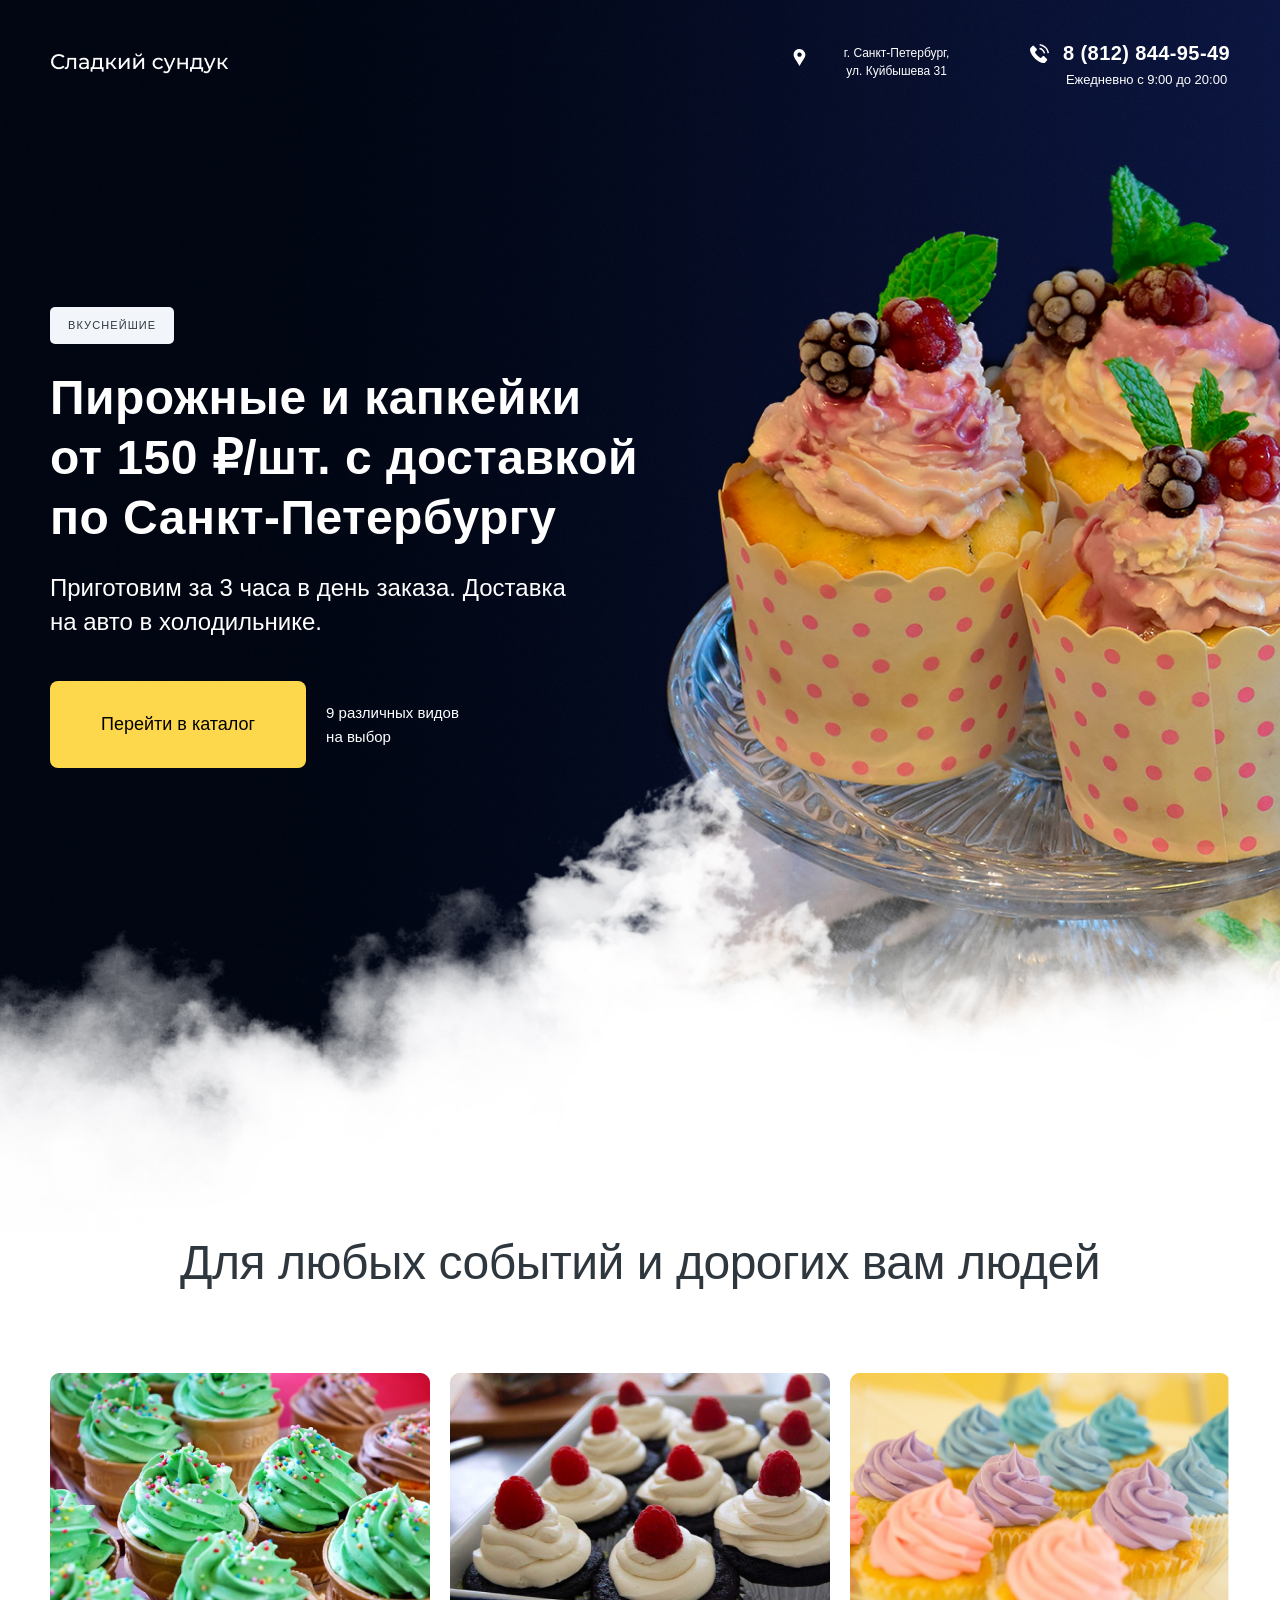
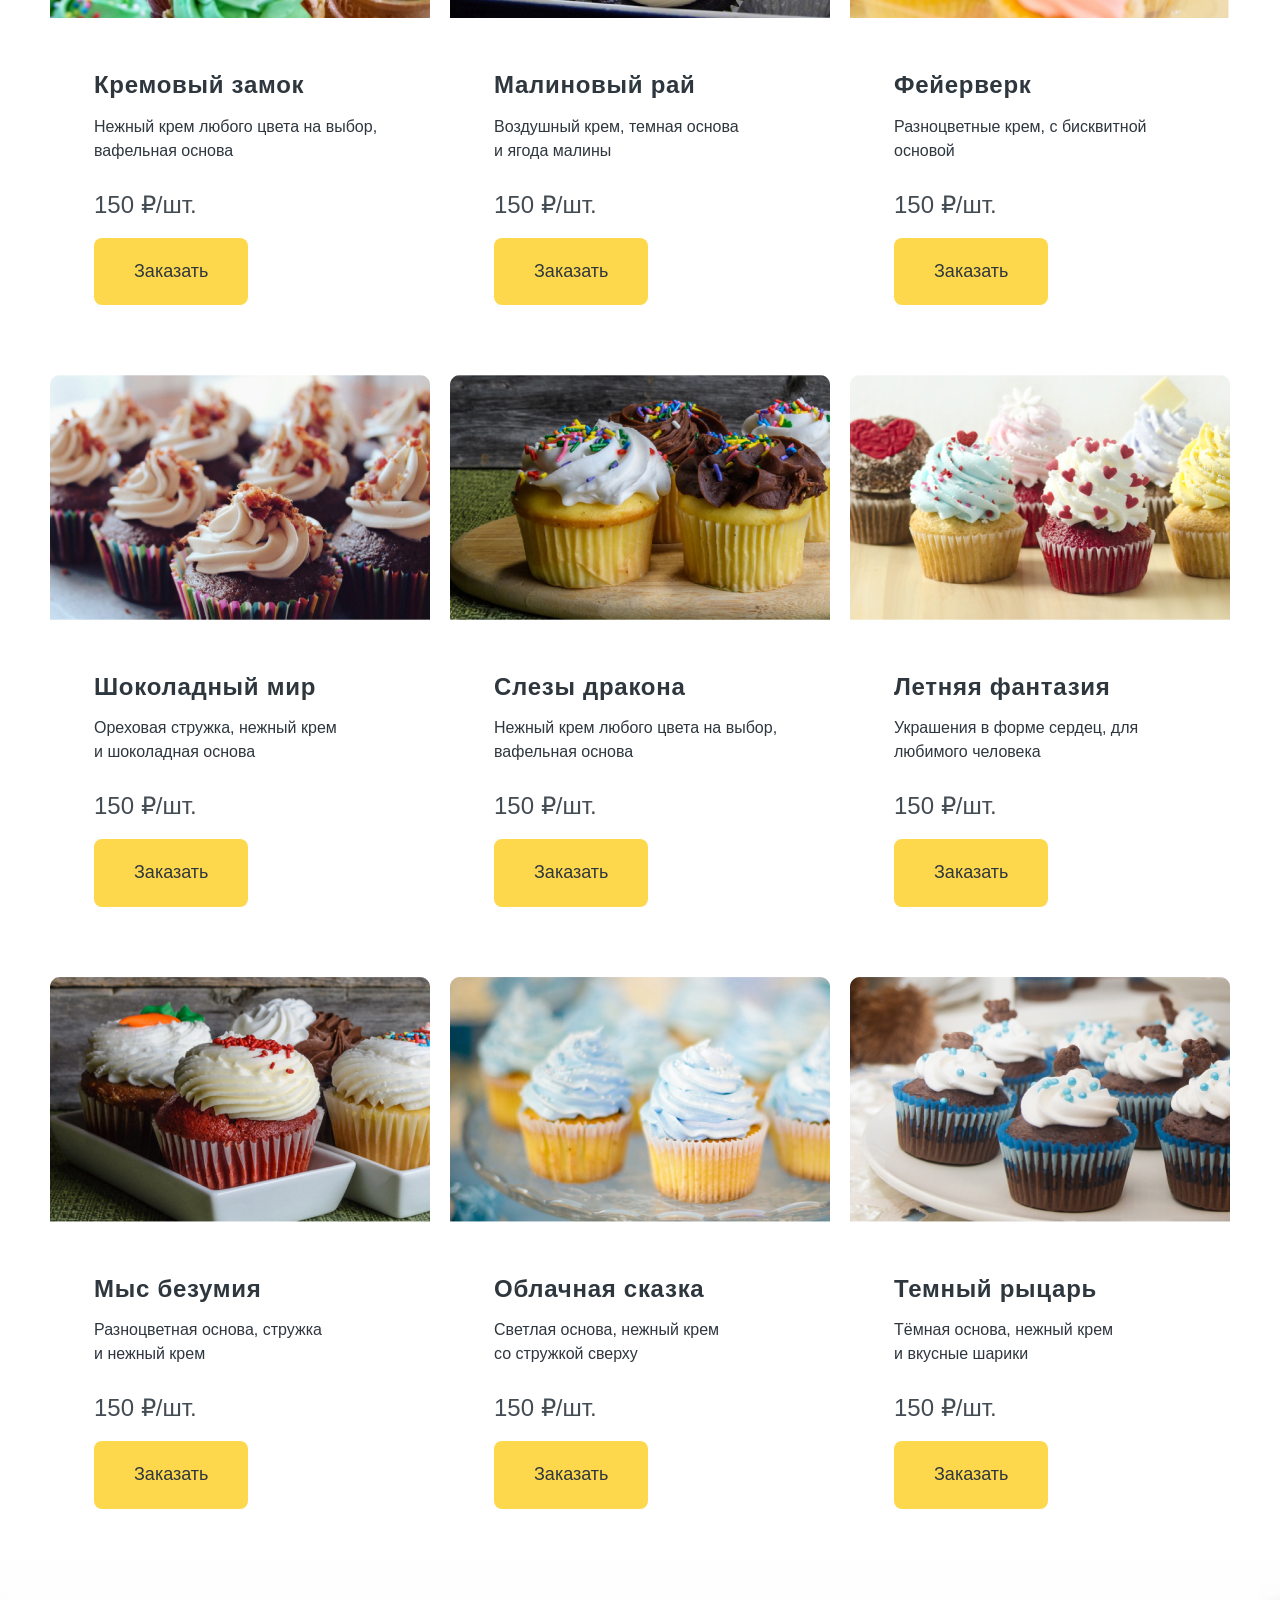
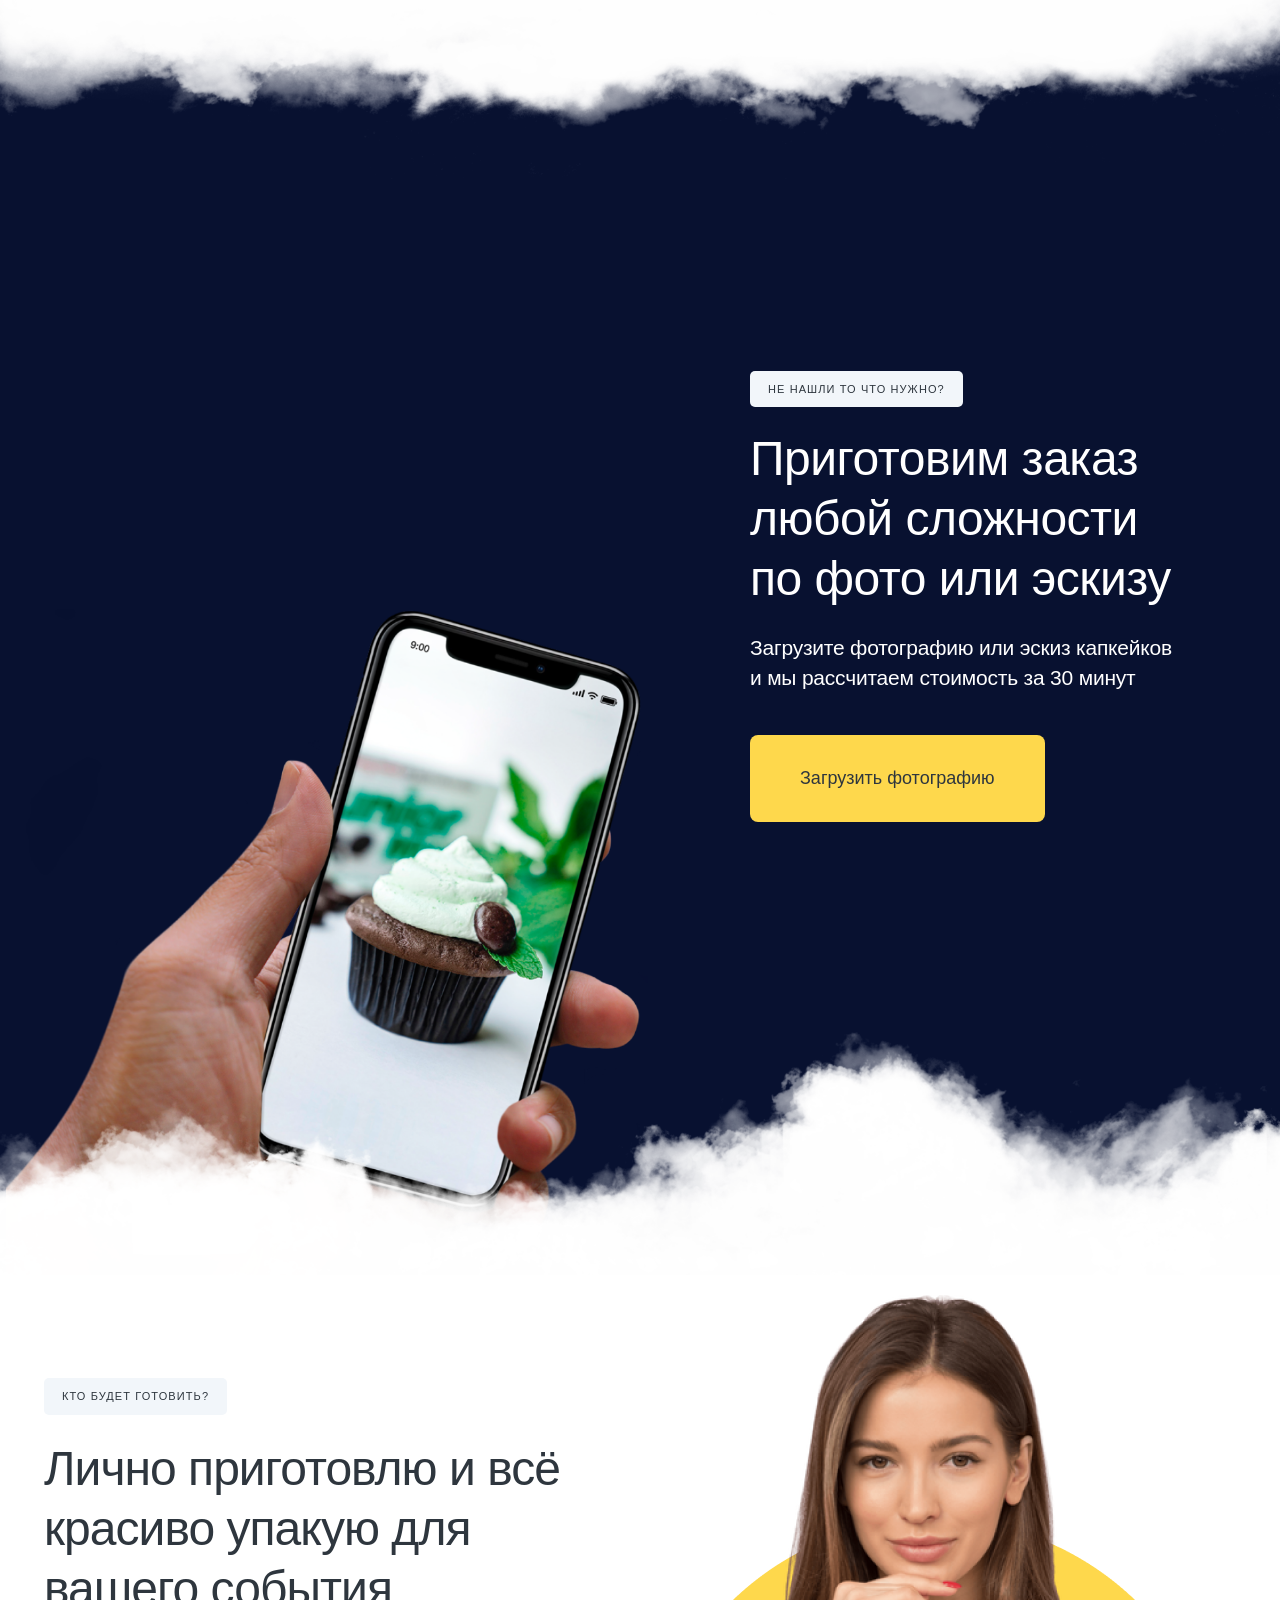
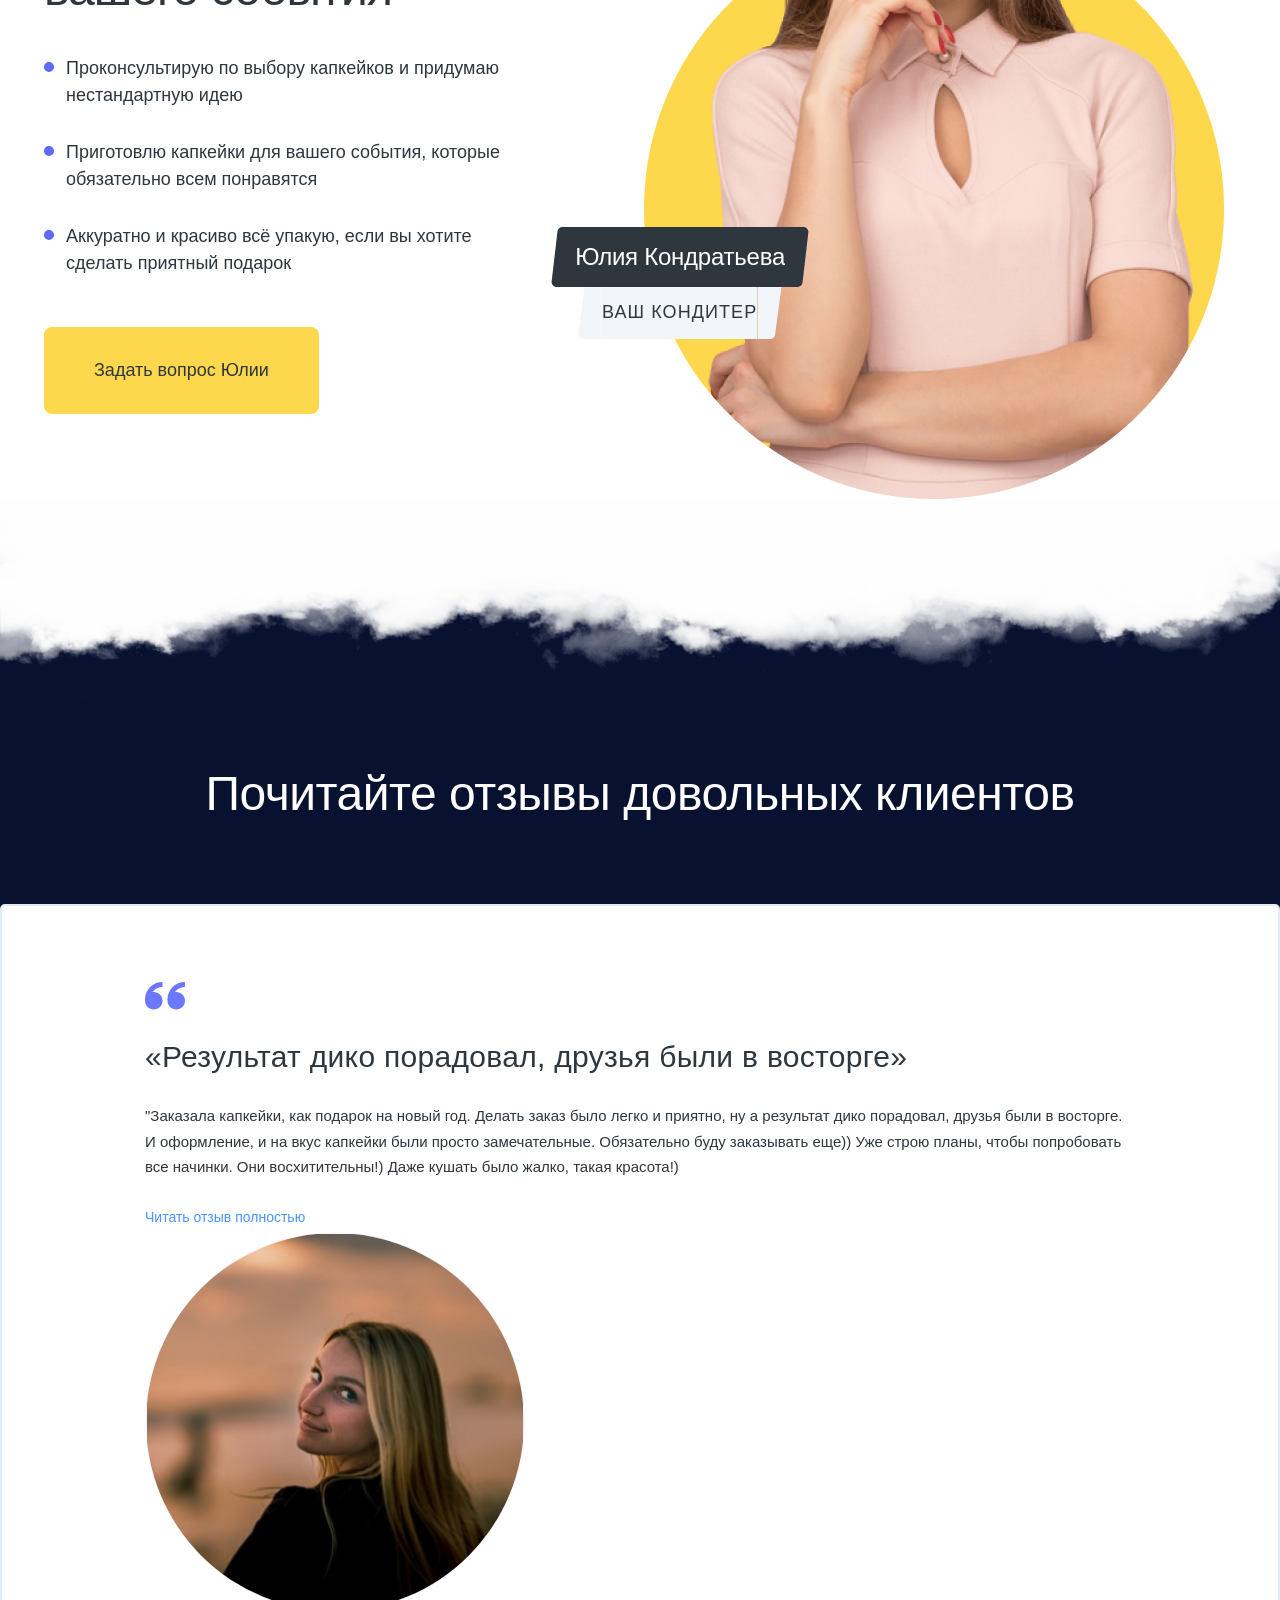
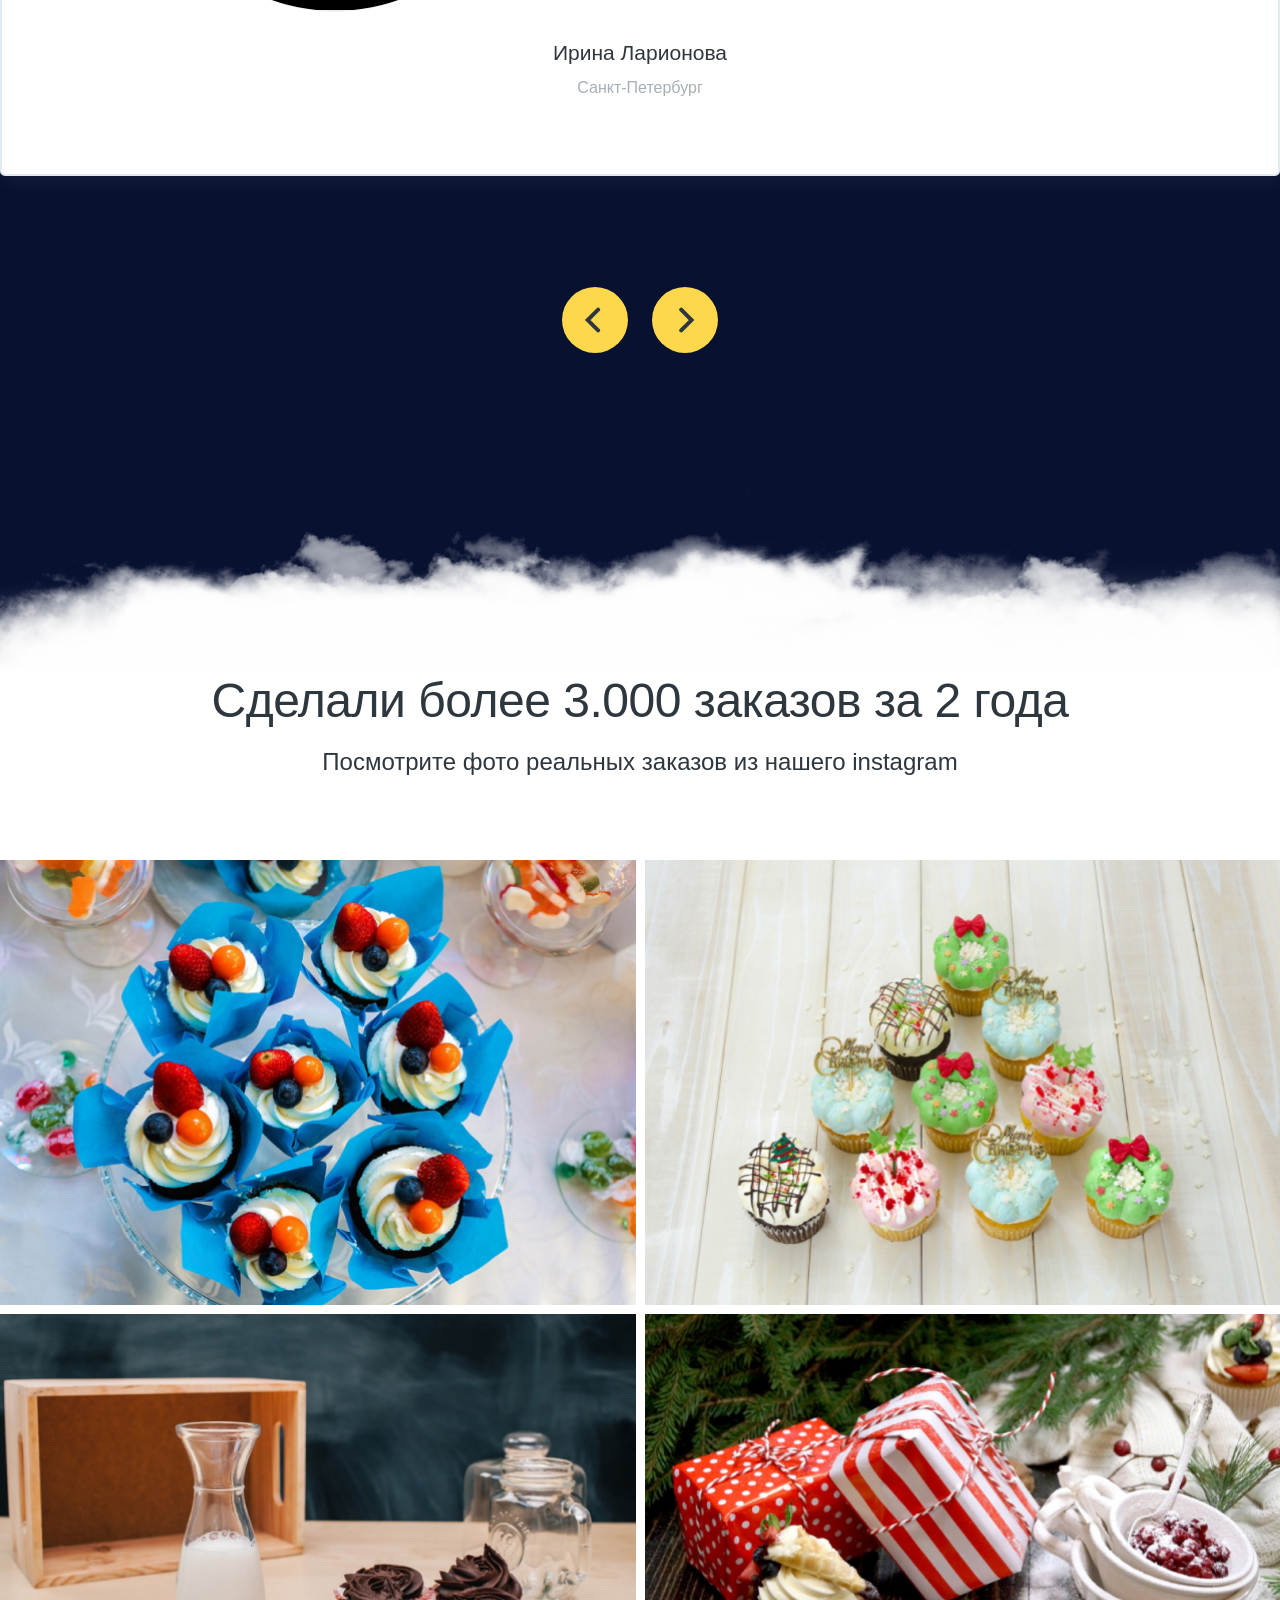
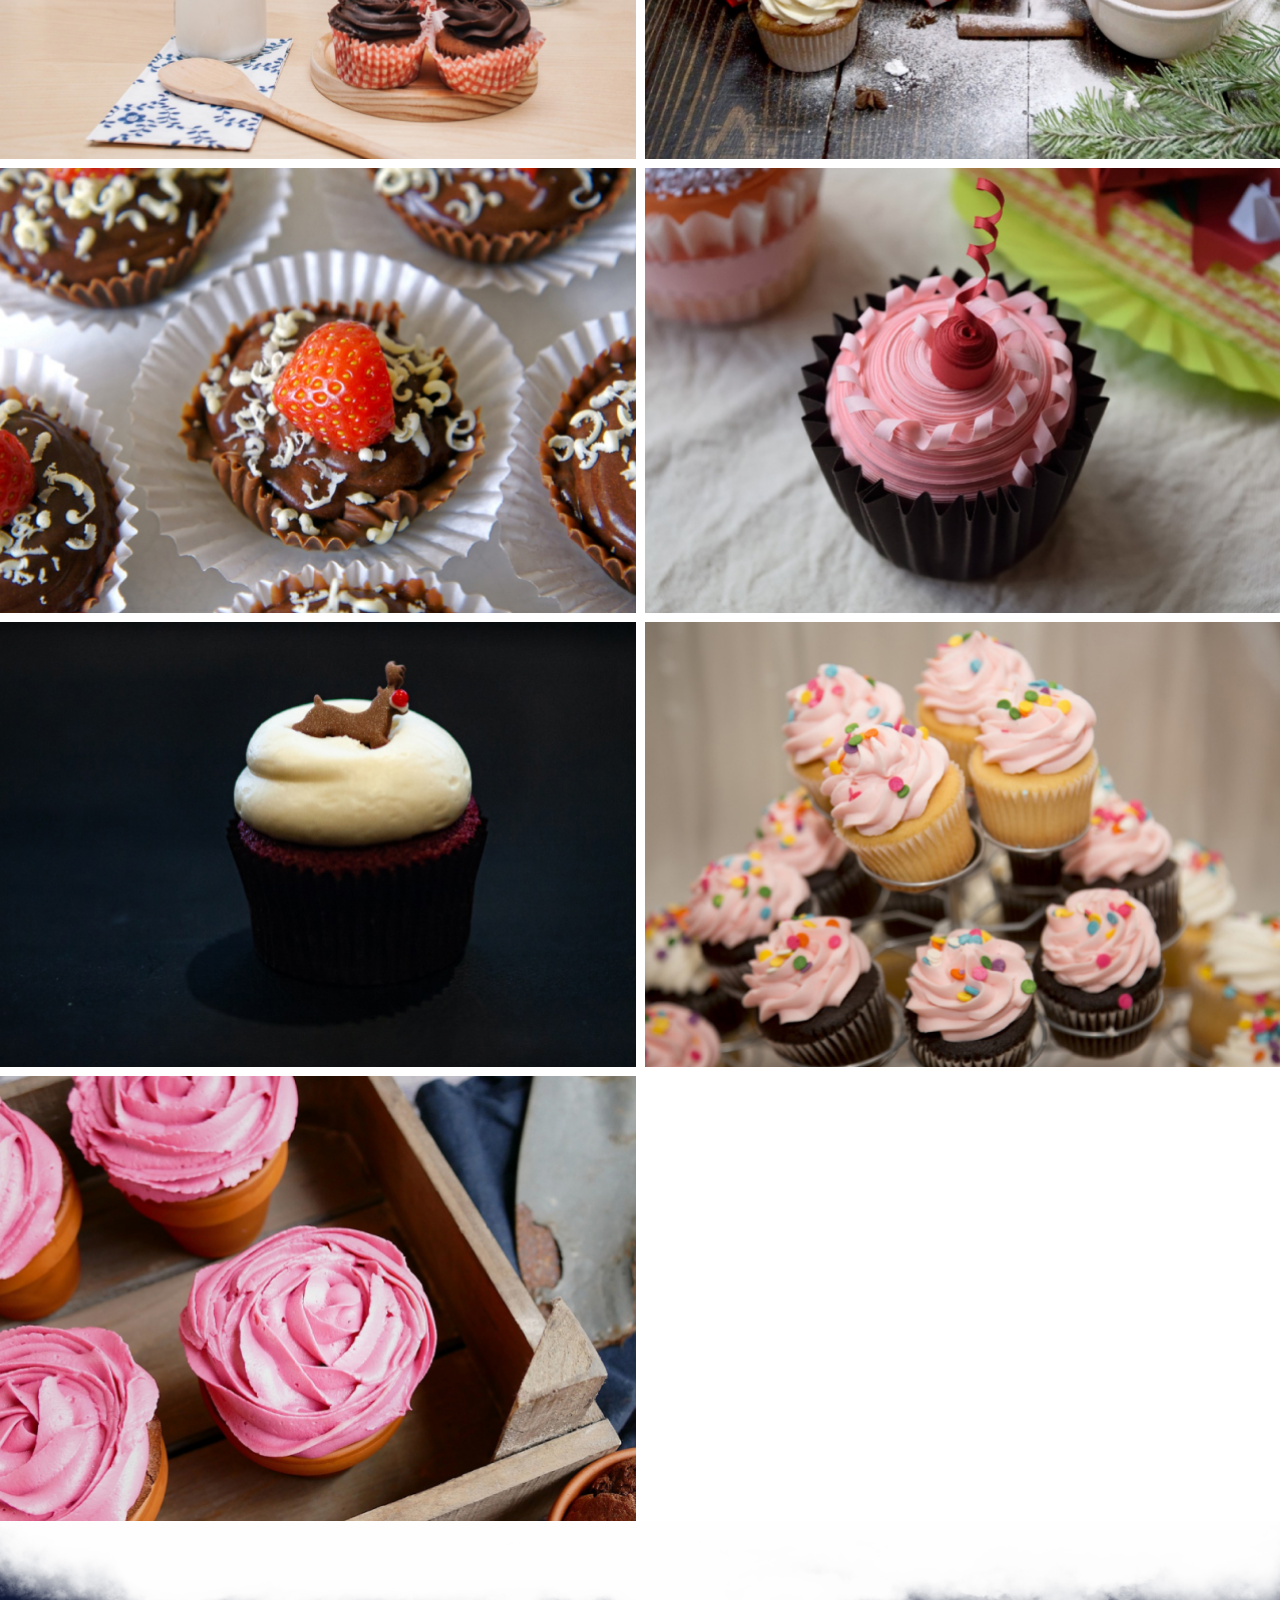
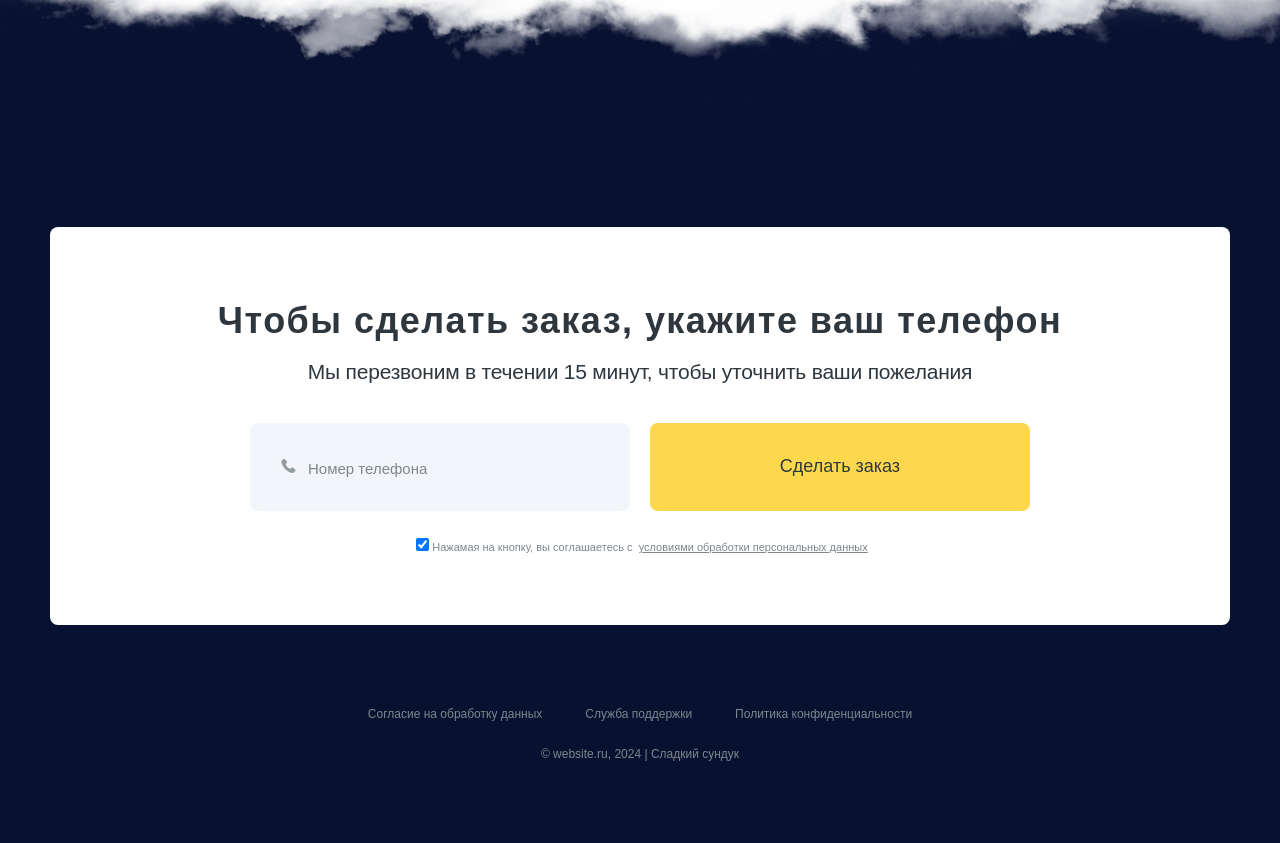
<file: index.html>
<!DOCTYPE html>
<html lang="ru">
<link rel="stylesheet" href="style.css">
<head>
    <meta charset="UTF-8">
    <meta name="vievport" content="width=device-width, initial-scale=1.0">
    <link rel="stylesheet" href="https://unpkg.com/swiper/swiper-bundle.min.css"/>
    <link rel="icon" href="img/cake-fav.png" type="image/x-icon">
    <title>Сладкий сундук</title>
</head>
<body class="body">
    <header class="header">
      <div class="container"> 
        <div class="header__menu">
          <a class="header__logo" href="#">
            <img class="header__logo-img" src="img/logo.png" alt="Сладкий сундук">
          </a>  
          <div class="header__address">
            <div class="header__address-text">г.&nbsp;Санкт-Петербург, ул.&nbsp;Куйбышева&nbsp;31</div>
          </div>
          <div class="header__phone">       
            <a class="header__phone-number" href="tel:+78128449549">8 (812) 844-95-49</a>
            <p class="header__phone-text">Ежедневно с 9:00 до 20:00</p>
          </div>
        </div> 
      </div>
    </header>
    <main>
      <div class="hero">
        <div class="container"> 
          <div class="hero__content">
            <h2 class="hero__supertitle supertitle">Вкуснейшие</h2>
            <h3 class="hero__title">Пирожные и&nbsp;капкейки от&nbsp;150&nbsp;₽/шт. с&nbsp;доставкой по&nbsp;Санкт&#8209;Петербургу</h3>
            <p class="hero__text">Приготовим за&nbsp;3&nbsp;часа в&nbsp;день заказа. 
              Доставка на&nbsp;авто в&nbsp;холодильнике.</p>
            <div class="hero__action">
              <a href="#but1"><button class="button-effect hero__action-button">Перейти в каталог</button></a>
              <p class="hero__action-text">9&nbsp;различных видов на&nbsp;выбор</p>
            </div>
          </div>
        </div>
      </div>
      <section class="catalog" id="catalog">
        <div class="container">
          <h2 class="catalog__title" id="but1">Для любых событий и&nbsp;дорогих вам людей</h2>
          <ul class="catalog__list">
            <li class="catalog__item">
              <article class="catalog__produst product">
                <img class="product__img" src="img/product-01.jpg" alt="Кремовый замок">
                <div class="product__description">
                  <h3 class="product__title">Кремовый замок</h3>
                  <p class="product__text">Нежный крем любого цвета на&nbsp;выбор, вафельная основа</p>
                  <p class="product__price">150 ₽/шт.</p>
                  <button class="button-effect product__btn">Заказать</button>
                </div>
              </article>
            </li>
  
            <li class="catalog__item">
              <article class="catalog__produst product">
                <img class="product__img" src="img/product-02.jpg" alt="Малиновый рай">
                <div class="product__description">
                  <h3 class="product__title">Малиновый рай</h3>
                  <p class="product__text">Воздушный крем, темная основа и&nbsp;ягода малины</p>
                  <p class="product__price">150 ₽/шт.</p>
                  <button class="button-effect product__btn">Заказать</button>
                </div>
              </article>
            </li>
  
            <li class="catalog__item">
              <article class="catalog__produst product">
                <img class="product__img" src="img/product-03.jpg" alt="Фейерверк">
                <div class="product__description">
                  <h3 class="product__title">Фейерверк</h3>
                  <p class="product__text">Разноцветные крем, с&nbsp;бисквитной основой</p>
                  <p class="product__price">150 ₽/шт.</p>
                  <button class="button-effect product__btn">Заказать</button>
                </div>
              </article>
            </li>
  
            <li class="catalog__item">
              <article class="catalog__produst product">
                <img class="product__img" src="img/product-04.jpg" alt="Шоколадный мир">
                <div class="product__description">
                  <h3 class="product__title">Шоколадный мир</h3>
                  <p class="product__text">Ореховая стружка, нежный крем и&nbsp;шоколадная основа</p>
                  <p class="product__price">150 ₽/шт.</p>
                  <button class="button-effect product__btn">Заказать</button>
                </div>
              </article>
            </li>
  
            <li class="catalog__item">
              <article class="catalog__produst product">
                <img class="product__img" src="img/product-05.jpg" alt="Слезы дракона">
                <div class="product__description">
                  <h3 class="product__title">Слезы дракона</h3>
                  <p class="product__text">Нежный крем любого цвета на&nbsp;выбор, вафельная основа</p>
                  <p class="product__price">150 ₽/шт.</p>
                  <button class="button-effect product__btn">Заказать</button>
                </div>
              </article>
            </li>
  
            <li class="catalog__item">
              <article class="catalog__produst product">
                <img class="product__img" src="img/product-06.jpg" alt="Летняя фантазия">
                <div class="product__description">
                  <h3 class="product__title">Летняя фантазия</h3>
                  <p class="product__text">Украшения в&nbsp;форме сердец, для любимого человека</p>
                  <p class="product__price">150 ₽/шт.</p>
                  <button class="button-effect product__btn">Заказать</button>
                </div>
              </article>
            </li>
  
            <li class="catalog__item">
              <article class="catalog__produst product">
                <img class="product__img" src="img/product-07.jpg" alt="Мыс безумия">
                <div class="product__description">
                  <h3 class="product__title">Мыс безумия</h3>
                  <p class="product__text">Разноцветная основа, стружка и&nbsp;нежный крем</p>
                  <p class="product__price">150 ₽/шт.</p>
                  <button class="button-effect product__btn">Заказать</button>
                </div>
              </article>
            </li>
  
            <li class="catalog__item">
              <article class="catalog__produst product">
                <img class="product__img" src="img/product-08.jpg" alt="Облачная сказка">
                <div class="product__description">
                  <h3 class="product__title">Облачная сказка</h3>
                  <p class="product__text">Светлая основа, нежный крем со&nbsp;стружкой сверху</p>
                  <p class="product__price">150 ₽/шт.</p>
                  <button class="button-effect product__btn">Заказать</button>
                </div>
              </article>
            </li>
  
            <li class="catalog__item">
              <article class="catalog__produst product">
                <img class="product__img" src="img/product-09.jpg" alt="Темный рыцарь">
                <div class="product__description">
                  <h3 class="product__title">Темный рыцарь</h3>
                  <p class="product__text">Тёмная основа, нежный крем и&nbsp;вкусные шарики</p>
                  <p class="product__price">150 ₽/шт.</p>
                  <button class="button-effect product__btn">Заказать</button>
                </div>
              </article>
            </li>
            
          </ul>
        </div>
      </section>
  
      <section class="order">
        <div class="container">
          <div class="order__content">
            <h2 class="order__supertitle supertitle">Не&nbsp;нашли то&nbsp;что нужно?</h2>
            <h3 class="order__title">Приготовим заказ любой сложности по&nbsp;фото или эскизу</h3>
            <p class="order__text">Загрузите фотографию или эскиз капкейков и&nbsp;мы&nbsp;рассчитаем стоимость за&nbsp;30&nbsp;минут</p>
            <button class="button-effect order__btn" aria-label="Открыть окно с формой для отправки фотографии или эскизы капкейков">Загрузить фотографию</button>
          </div>
        </div>
      </section>
  
      <section class="confectioner">
        <div class="confectioner__container">
          <div class="confectioner__content">
            <h2 class="confectioner__supertitle supertitle">Кто будет готовить?</h2>
            <h3 class="confectioner__title">Лично приготовлю и&nbsp;всё красиво упакую для вашего события</h3>
            <ul class="confectioner__list">
              <li class="confectioner__item">
                Проконсультирую по&nbsp;выбору капкейков и&nbsp;придумаю нестандартную идею
              </li>
              <li class="confectioner__item">
                Приготовлю капкейки для вашего события, которые обязательно всем понравятся
              </li>
              <li class="confectioner__item">
                Аккуратно и&nbsp;красиво всё упакую, если вы&nbsp;хотите сделать приятный подарок
              </li>
            </ul>
            <button class="button-effect confectioner__btn">Задать вопрос Юлии</button>
          </div>
          <article class="confectioner__card card">
            <img class="card__img" src="img/confectioner.png" alt="Кондитер Юлия Кондратьева" aria-label="Открыть окно с вашим вопросом Юлии">
            <div class="card__info">
              <div class="card__wrap">
                <svg width="24" height="60" viewBox="0 0 24 60" fill="none" xmlns="http://www.w3.org/2000/svg">
                  <path d="M6.48426 4.4206C6.77829 1.90041 8.9133 0 11.4506 0H24V60H5.61725C2.62622 60 0.304328 57.3915 0.65093 54.4206L6.48426 4.4206Z" fill="#2E363E"/>
                </svg>
                <h2 class="card__name">
                  Юлия Кондратьева
                </h2>
                <svg width="24" height="60" viewBox="0 0 24 60" fill="none" xmlns="http://www.w3.org/2000/svg">
                  <path d="M17.5157 55.5794C17.2217 58.0996 15.0867 60 12.5494 60H0V0H18.3828C21.3738 0 23.6957 2.60852 23.3491 5.5794L17.5157 55.5794Z" fill="#2E363E"/>
                </svg>                
              </div>
              <div class="card__wrap">
                <svg width="24" height="52" viewBox="0 0 24 52" fill="none" xmlns="http://www.w3.org/2000/svg">
                  <path d="M6.5 0H23.5V52H5.21818C2.1917 52 -0.140895 49.3324 0.262873 46.3329L6.5 0Z" fill="#F2F6FA"/>
                </svg>                      
                <div class="card__profession">
                  Ваш кондитер
                </div>
                <svg width="25" height="52" viewBox="0 0 25 52" fill="none" xmlns="http://www.w3.org/2000/svg">
                  <path d="M18.0833 47.6671C17.7493 50.1483 15.6316 52 13.128 52H0.5V0H24.5L18.0833 47.6671Z" fill="#F2F6FA"/>
                </svg>                
              </div>
            </div>
          </article>
        </div>
      </section>
  
       <section class="reviews">
    <div class="container">
      <h2 class="reviews__title">
        Почитайте отзывы довольных клиентов
      </h2>
    </div>

    <div class="swiper reviews__swiper">
      <div class="swiper-wrapper reviews__list">
        
        <div class="swiper-slide reviews__item reviews__card review">        
          <div class="review__quote">
            <h3 class="review__title">
              &laquo;Результат дико порадовал, друзья были в&nbsp;восторге&raquo;
            </h3>
            <p class="review__text">
              &quot;Заказала капкейки, как подарок на&nbsp;новый год. Делать заказ было легко и&nbsp;приятно, ну&nbsp;а&nbsp;результат дико порадовал, друзья были в&nbsp;восторге. <br>И&nbsp;оформление, и&nbsp;на&nbsp;вкус капкейки были просто замечательные. Обязательно буду заказывать еще)) Уже строю планы, чтобы попробовать все начинки. Они восхитительны!) Даже кушать было жалко, такая красота!)
            </p>
            <a class="review__link" href="#">
              Читать отзыв полностью
            </a>
          </div>
          <div class="review__author">
            <img class="review__img" src="img/review_img-2.jpg" alt="Ирина Ларионова">
            <p class="review__name">Ирина Ларионова</p>
            <p class="review__city">Санкт-Петербург</p>
          </div>
        </div>
        <div class="swiper-slide reviews__item reviews__card review">
          <div class="review__quote">
            <h3 class="review__title">
              &laquo;Спасибо за&nbsp;прекрасные капкейки, все на&nbsp;высоте&raquo;
            </h3>
            <p class="review__text">
              &laquo;Вставьте отзыв целиком или часть отзыва клиента. Никогда не&nbsp;выдумывайте отзывы самостоятельно. Фильшивые отзывы всегда видно. Будьте честны.
            </p>
            <p class="review__text">
              Опишите конечный результат, который получил человек после работы с&nbsp;вами. Что конеретно ему это дало. Можно описывать результат в&nbsp;цифрах, чтобы была конкретика&raquo;
            </p>
            <a class="review__link" href="#">
              Читать отзыв полностью
            </a>
          </div>
          <div class="review__author">
            <img class="review__img" src="img/IvanXerrington.jpg" alt="Иван Демидов">
            <p class="review__name">Иван Демидов</p>
            <p class="review__city">Краснодар</p>
          </div>
        </div>

        <div class="swiper-slide reviews__item reviews__card review">
          <div class="review__quote">
            <h3 class="review__title">
              &laquo;Лучшую фразу из&nbsp;отзыва напишите в&nbsp;заголовке&raquo;
            </h3>
            <p class="review__text">
              &laquo;Вставьте отзыв целиком или часть отзыва клиента. Никогда не&nbsp;выдумывайте отзывы самостоятельно. Фильшивые отзывы всегда видно. Будьте честны.
            </p>
            <p class="review__text">
              Опишите конечный результат, который получил человек после работы с&nbsp;вами. Что конеретно ему это дало. Можно описывать результат в&nbsp;цифрах, чтобы была конкретика&raquo;
            </p>
            <a class="review__link" href="#">
              Читать отзыв полностью
            </a>
          </div>
          <div class="review__author">
            <img class="review__img" src="img/review_img-1.jpg" alt="Елена Демидова">
            <p class="review__name">Елена Демидова</p>
            <p class="review__city">Санкт-Петербург</p>
          </div>
        </div>

        <div class="swiper-slide reviews__item reviews__card review">        
          <div class="review__quote">
            <h3 class="review__title">
              &laquo;Результат проста аххххххх, братан - это просто пироженое вааааай, друзья были в&nbsp;восторге&raquo;
            </h3>
            <p class="review__text">
              &quot;Заказал капкейки, как подарок на&nbsp;на день рождения. Делать заказ было легко и&nbsp;приятно, ну&nbsp;а&nbsp;результат дико порадовал,   Братка в восторге от этого пироженого,жаль что мало, но кого волнует)) Уже строю планы, чтобы всем подарить. Чтоб не втыкали)
            </p>
            <a class="review__link" href="#">
              Читать отзыв полностью
            </a>
          </div>
          <div class="review__author">
            <img class="review__img" src="img/urgant.jpg" alt="Иван Ургант">
            <p class="review__name">Иван Ургант"</p>
            <p class="review__city">Санкт-Петербург</p>
          </div>
        </div>

      </div>
      <div class="reviews__control">
        <button class="button-effect swiper-btn-prev reviews__btn reviews__btn--left">
          <svg width="17" height="26" viewBox="0 0 17 26" fill="none" xmlns="http://www.w3.org/2000/svg">
            <path d="M14.106 2.70618L3.74011 13.072L14.106 23.4379" stroke="#2E363E" stroke-width="4" stroke-linecap="round" />
          </svg>
        </button>
        <button class="button-effect swiper-btn-next reviews__btn reviews__btn--right">
          <svg class="reviews__btn-svg" width="16" height="26" viewBox="0 0 16 26" fill="none" xmlns="http://www.w3.org/2000/svg">
            <path d="M2.19567 2.70618L12.5615 13.072L2.19567 23.4379" stroke="#2E363E" stroke-width="4" stroke-linecap="round" />
          </svg>
        </button>
      </div>
    </div>
  </section>

  <!-- Подключение Swiper JS -->
  <script src="https://unpkg.com/swiper/swiper-bundle.min.js"></script>
  <script>
    const reviewsSwiper = new Swiper('.reviews__swiper', {
      loop: true,
      speed: 600,
      slidesPerView: 1,
      spaceBetween: 30,
      autoplay: {
        delay: 5000,
        disableOnInteraction: false,
      },
      navigation: {
        nextEl: '.swiper-btn-next',
        prevEl: '.swiper-btn-prev',
      }
    });
  </script>
  
      <section class="gallery">
        <h2 class="gallery__title">
          Сделали более 3.000 заказов за&nbsp;2&nbsp;года
        </h2>
        <p class="gallery__text">
          Посмотрите фото реальных заказов из&nbsp;нашего instagram
        </p>
        <ul class="gallery__list">
          <li class="gallery__item">
            <img class="gallery__img" src="img/photo-01.jpg" alt="Фотография заказа">
          </li>
          <li class="gallery__item">
            <img class="gallery__img" src="img/photo-02.jpg" alt="Фотография заказа">
          </li>
          <li class="gallery__item">
            <img class="gallery__img" src="img/photo-03.jpg" alt="Фотография заказа">
          </li>
          <li class="gallery__item">
            <img class="gallery__img" src="img/photo-04.jpg" alt="Фотография заказа">
          </li>
          <li class="gallery__item">
            <img class="gallery__img" src="img/photo-05.jpg" alt="Фотография заказа">
          </li>
          <li class="gallery__item">
            <img class="gallery__img" src="img/photo-06.jpg" alt="Фотография заказа">
          </li>
          <li class="gallery__item">
            <img class="gallery__img" src="img/photo-07.jpg" alt="Фотография заказа">
          </li>
          <li class="gallery__item">
            <img class="gallery__img" src="img/photo-08.jpg" alt="Фотография заказа">
          </li>
          <li class="gallery__item">
            <img class="gallery__img" src="img/photo-09.jpg" alt="Фотография заказа">
          </li>
        </ul>
      </section>
  
      <section class="feedback" id="feedback">
        <div class="container">
          <form class="feedback__form form" action="#" method="post">
            <h2 class="form__title">
              Чтобы сделать заказ, укажите ваш телефон
            </h2>
            <p class="form__text">
              Мы&nbsp;перезвоним в&nbsp;течении 15&nbsp;минут, чтобы уточнить ваши пожелания
            </p>
            <fieldset class="form__field">
              <input class="form__input" type="tel" name="phone" id="phone" aria-label="Введите свой номер телефона в это поле" placeholder="Номер телефона"  required>
              <button class="button-effect form__btn" type="submit" aria-label="Отправить номер телефона, чтобы мы вам перезвонили">Сделать заказ</button>
              <label class="form__checkbox-label"><input class="form__checkbox" id="checkbox" type="checkbox" checked  required>Нажамая на&nbsp;кнопку, вы&nbsp;соглашаетесь с&nbsp;
                <button class="form__checkbox-link" aria-label="Открыть окно с информацией о политике обработки персональных данных">условиями обработки персональных данных</button>
              </label>
            </fieldset>
          </form>
        </div>
      </section>
  
      <div class="modal-overlay">
        <div class="container container--modal">
        </div>
  
      </div>
    </main>
   
    <footer class="footer">
      <div class="container">
        <ul class="footer__list">
          <li class="footer__item"><a class="footer__link" href="#">Согласие на&nbsp;обработку данных</a></li>
          <li class="footer__item"><a class="footer__link" href="#">Служба поддержки</a></li>
          <li class="footer__item"><a class="footer__link" href="#">Политика конфиденциальности</a></li>
        </ul>
        <div class="footer__copyright">
          &copy;&nbsp;website.ru, 2024&nbsp;| Сладкий сундук
        </div>
      </div>
    </footer>
    <script src="https://unpkg.com/swiper/swiper-bundle.min.js"></script>
  <script>
    document.addEventListener("DOMContentLoaded", function() {
      const reviewsSwiper = new Swiper('.reviews__swiper', {
      loop: true, // Зацикливаем слайды
      speed: 600, // Скорость перехода между слайдами (в мс)
      slidesPerView: 1, // Показываем один слайд за раз
      spaceBetween: 30, // Расстояние между слайдами (если понадобится)
      autoplay: {
        delay: 5000, // Интервал автоматической смены (5 секунд)
        disableOnInteraction: false,
      },
      navigation: {
        nextEl: '.swiper-btn-next', // Кнопка "следующий"
        prevEl: '.swiper-btn-prev', // Кнопка "предыдущий"
      }
    });
  });
  </script>
</body>
</html>
</file>
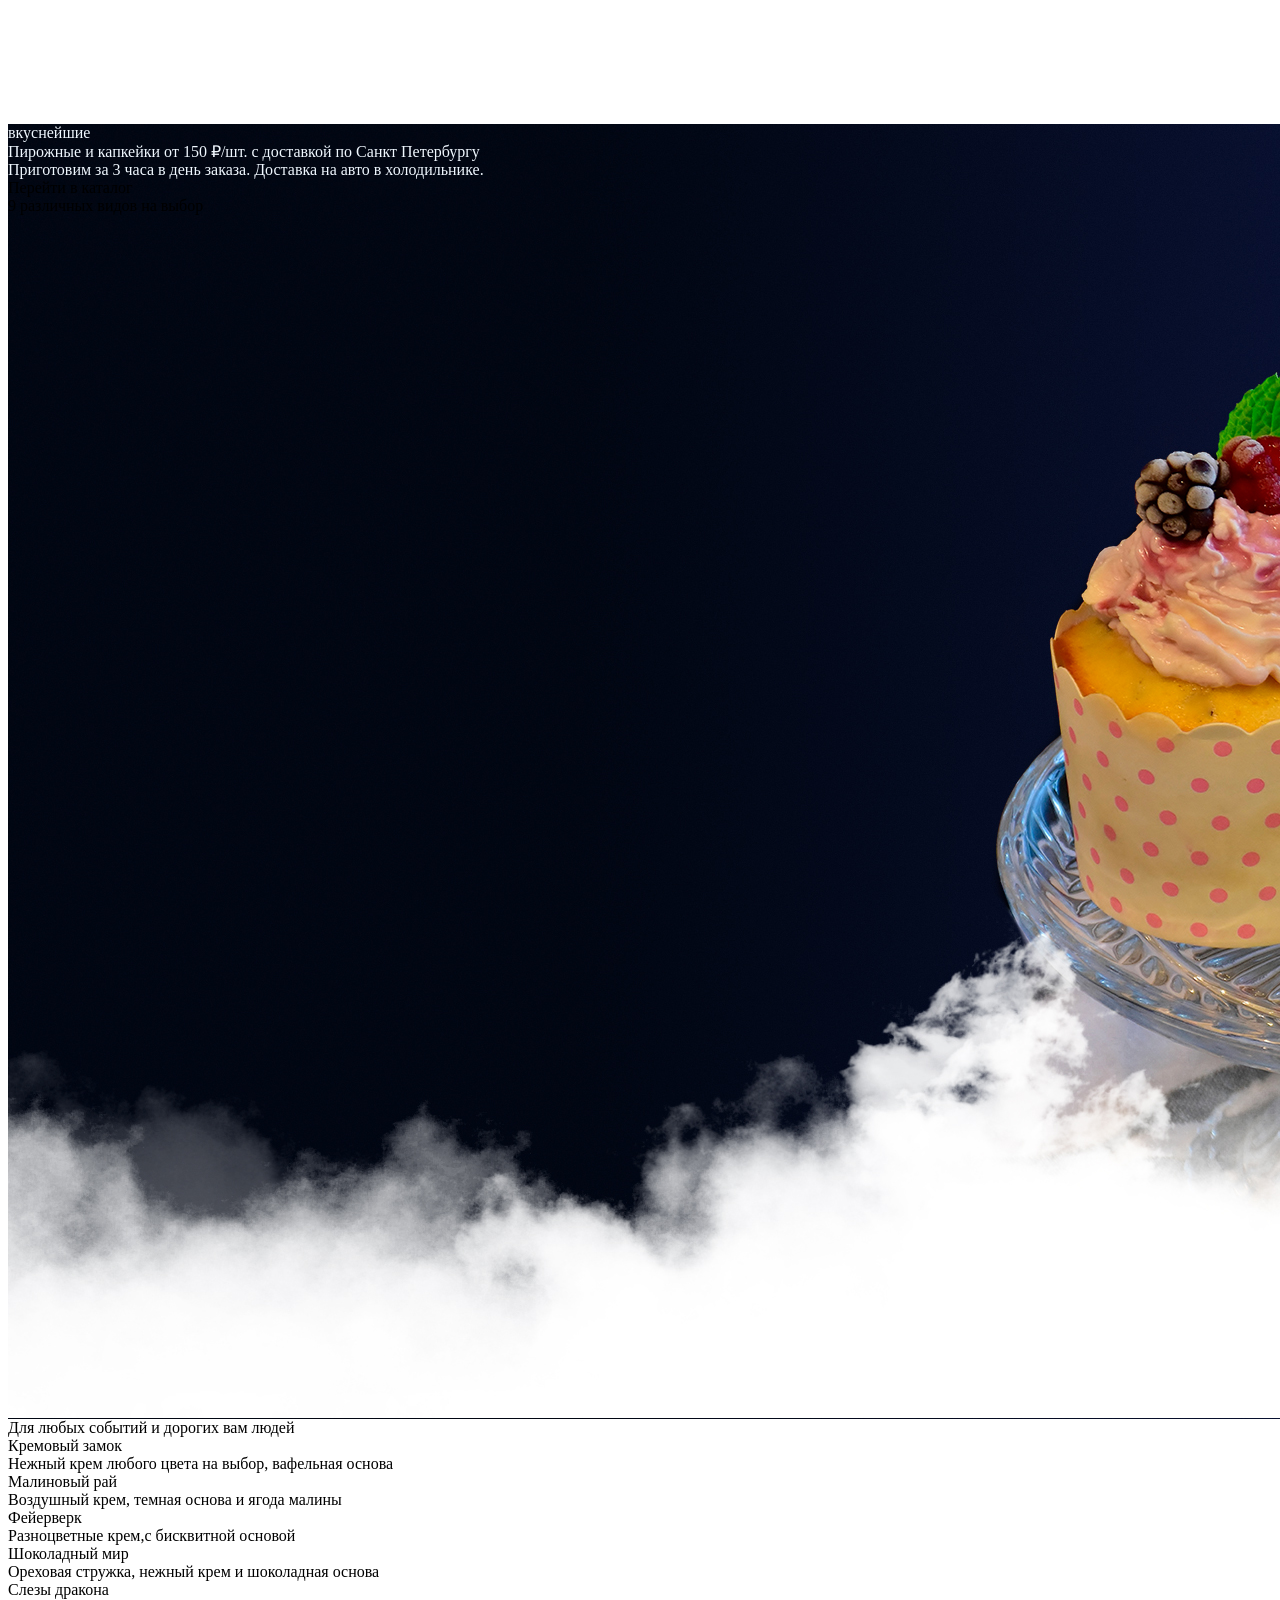
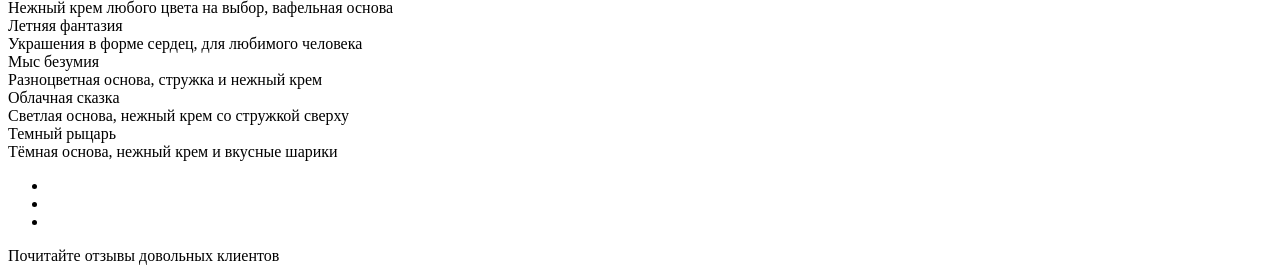
<file: nEW PAPKA/index.html>
<!DOCTYPE html>
<html lang="en">
<head>
    <meta charset="UTF-8">
    <meta name="viewport" content="width=device-width, initial-scale=1.0">
    <meta name="viewport" content="width=1920, initial-scale=1">
    <title>Cakes</title>
    <link type="image/x-icon" href="ASSETS/cake-fav.png" rel="shortcut icon">
    <link rel="stylesheet" href="style.css">
   
</head>
<body>
    <header>
        <div class="header-class">
                <div class="m-text">
                    Сладкий сундук
                </div>
                <div>
                    <img class="es" src="ASSETS/Facebook Places.svg">
                    <ul class="ul1">
                        <li>г.Санкт Петербург,</li>
                        <li>    ул.Куйбышева 31</li>
                    </ul1>
                    <img class="numb" src="ASSETS/Vector.svg">
                    <ul class="ul1">
                        <li>8 (812) 844-95-49</li>
                        <li>Ежедневно с 9:00 до 20:00</li>
                    </ul2>
                </div>
            
        </div>
    </header>    
    <div class="B1">
        <div class="b2">
            <div class="b3">вкуснейшие</div>
            <div class="b4">Пирожные и капкейки от 150 ₽/шт. с доставкой по Санкт Петербургу</div>
            <div class="b6">Приготовим за 3 часа в день заказа. 
                Доставка на авто в холодильнике.</div>
        </div>
        <div class="b5">
            <div class="b7">Перейти в каталог</div>
            <div class="b8">9 различных видов на выбор</div>
        </div>
    </div>
    <div class="B2">
        Для любых событий и дорогих вам людей 
        <div class="spisok-piroszenaya">
            <div class="pirozhenoe-1">
                <div class="pict-1"></div>
                <div class="text-pir-1">Кремовый замок</div>
                <div class="opisanie-pirtozhenogo">Нежный крем любого цвета на выбор, вафельная основа</div>
            </div>
            <div class="pirozhenoe-2">
                <div class="pict-2"></div>
                <div class="text-pir-2">Малиновый рай</div>
                <div class="opisanie-pirtozhenogo">Воздушный крем, темная основа и ягода малины</div>
            </div>
            <div class="pirozhenoe-3">
                <div class="pict-3"></div>
                <div class="text-pir-3">Фейерверк</div>
                <div class="opisanie-pirtozhenogo">Разноцветные крем,с бисквитной основой</div>
            </div>
            <div class="pirozhenoe-4">
                <div class="pict-4"></div>
                <div class="text-pir-4">Шоколадный мир</div>
                <div class="opisanie-pirtozhenogo">Ореховая стружка, нежный крем и шоколадная основа</div>
            </div>
            <div class="pirozhenoe-5">
                <div class="pict-5"></div>
                <div class="text-pir-5">Слезы дракона</div>
                <div class="opisanie-pirtozhenogo">Нежный крем любого цвета на выбор, вафельная основа</div>
            </div>
            <div class="pirozhenoe-6">
                <div class="pict-6"></div>
                <div class="text-pir-6">Летняя фантазия</div>
                <div class="opisanie-pirtozhenogo">Украшения в форме сердец, для любимого человека</div>
            </div>
            <div class="pirozhenoe-7">
                <div class="pict-7"></div>
                <div class="text-pir-7">Мыс безумия</div>
                <div class="opisanie-pirtozhenogo">Разноцветная основа, стружка и нежный крем</div>
            </div>
            <div class="pirozhenoe-8">
                <div class="pict-8"></div>
                <div class="text-pir-8">Облачная сказка</div>
                <div class="opisanie-pirtozhenogo">Светлая основа, нежный крем со стружкой сверху</div>
            </div>
            <div class="pirozhenoe-9">
                <div class="pict-9"></div>
                <div class="text-pir-9">Темный рыцарь</div>
                <div class="opisanie-pirtozhenogo">Тёмная основа, нежный крем и вкусные шарики</div>
            </div>
        </div>
    </div>
    <div class="B3">
        <div class="dym-1"></div>
        <div class="seredina-B3">
            <div class="block-po-seredine">
                <div class="voprosi"></div>
                <div class="text-seredina-1"></div>
                <div class="text-seredina-2"></div>
                <div class="zagryzit-fotografiu"></div>
            </div>
        </div>
        <div class="dym-2"></div>
    </div>
    <div class="B4">
        <div class="kto-zhe-bydet">
            <div class="kto">
                <div class="kto-bydet-gotovit"></div>
                <div class="text-kto-bydet"></div>
            </div>
            <div class="spisok-plusov">
                <ul>
                    <li></li>
                    <li></li>
                    <li></li>
                </ul>
            </div>
            <div class="zadat-vopros-ulii"></div>
        </div>
        <div class="sama youlia"></div> 
    </div>
    <div class="B5">
        <div class="text">Почитайте отзывы довольных клиентов</div>
        <div class="otziv-1"></div>
        <div class="otziv-2"></div>
        <div class="otziv-3"></div>
    </div>
    <div class="B5">
        <div class="txt"></div>
        <div class="kartinki-vipochka"></div>
    </div>
    <footer>
        <div class="telefon"></div>
        <div class="footer-links"></div>
    </footer>
</body>
</html>
</file>
<file: style.css>
@charset "UTF-8";
:root {
  --font-size: 24px;
}

@media (min-width: 2000px) {
  :root {
    --font-size: 28px;
  }
}
@media (max-width: 1140px) {
  :root {
    --font-size: 20px;
  }
}
@media (max-width: 520px) {
  :root {
    --font-size: 16px;
  }
}
html {
  scroll-behavior: smooth;
}
html {
  position: relative;
  overflow-x: hidden;
  box-sizing: border-box;
}

*,
*::before,
*::after {
  box-sizing: inherit;
}

body {
  position: relative;
  overflow-x: hidden;
  min-width: 320px;
  min-height: 100vh;
  max-width: 1920px;
  font-family: "Montserrat", sans-serif;
  -webkit-font-smoothing: antialiased;
  -moz-osx-font-smoothing: grayscale;
  text-rendering: optimizeLegibility;
  -webkit-tap-highlight-color: rgba(0, 0, 0, 0);
  -webkit-tap-highlight-color: transparent;
  font-size: var(--font-size);
  font-weight: 400;
  line-height: 1.5;
  color: #2e363e;
  background-color: #f2f6fa;
  margin: 0;
  padding: 0;
}

img,
svg {
  display: block;
  max-width: 100%;
  height: auto;
}

svg {
  max-height: 100%;
}

button {
  font-family: "Montserrat", sans-serif;
  padding: 0;
  cursor: pointer;
  border: none;
  background-color: transparent;
  outline: none;
}

.button-effect {
  transition: filter 0.3s ease-in-out, transform 0.3s ease-in-out;
}

.button-effect:hover:not(:disabled),
.button-effect:focus-visible:not(:disabled) {
  filter: contrast(130%);
}

.button-effect:active:not(:disabled) {
  transform: scale(0.9);
}

a {
  text-decoration: none;
  color: inherit;
  transition: color 0.3s ease-in-out;
  outline: none;
}

a:hover,
a:focus-visible {
  color: #fed84c;
}

ul {
  list-style: none;
  padding: 0;
  margin: 0;
}

ol {
  list-style: none;
  counter-reset: li;
  padding: 0;
}

ol li::before {
  counter-increment: li;
  content: counters(li, ".") ". ";
}

h1,
h2,
h3,
p,
figure,
fieldset {
  margin: 0;
}

input,
textarea {
  outline: none;
}

fieldset {
  padding: 0;
  border: 0;
}

iframe {
  border: none;
}

.container {
  max-width: 1260px;
  margin: 0 auto;
  padding: 0 40px;
}
@media (max-width: 520px) {
  .container {
    padding: 0 14px;
  }
}

.supertitle {
  width: -moz-max-content;
  width: max-content;
  background-color: #f2f6fa;
  border-radius: 5px;
  padding: 10px 18px;
  font-weight: 400;
  font-size: 11px;
  line-height: 1.5;
  letter-spacing: 0.1em;
  text-transform: uppercase;
  color: #2e363e;
}

/* Модальное окно */
.modal-overlay {
  position: fixed;
  overflow-y: auto;
  padding: 20px 10px;
  z-index: 100;
  inset: 0;
  display: flex;
  background-color: rgba(0, 0, 0, 0.7);
  display: none;
}
.modal-overlay .modal {
  position: relative;
}
.modal-overlay__close-button {
  position: absolute;
  color: #2e363e;
  top: 17px;
  right: 21px;
  font-size: 40px;
}
@media (max-width: 520px) {
  .modal-overlay__close-button {
    right: 7px;
  }
}

.modal {
  padding: 64px;
  border-radius: 8px;
  background-color: #ffffff;
}
@media (max-width: 1140px) {
  .modal {
    padding: 40px;
  }
}
@media (max-width: 940px) {
  .modal {
    padding: 15px 20px;
  }
}

.container--modal {
  padding: 0;
  align-self: flex-start;
  margin: auto;
}

.modal__title {
  padding-right: 45px;
}

.modal__item-subtitle:not(:last-child) {
  margin-bottom: 40px;
}

.modal__subtitle {
  display: inline-block;
  margin-bottom: 15px;
}

.modal__item-subtitle::before {
  font-weight: bold;
}

.modal__list {
  padding-left: 20px;
}

.modal__item:not(:last-child) {
  margin-bottom: 15px;
}

.header {
  position: absolute;
  width: 100%;
}
.header__menu {
  display: flex;
  flex-direction: row;
  align-items: center;
  padding: 34px 0 31px 0;
}
@media (max-width: 940px) {
  .header__menu {
    flex-direction: column;
    align-items: center;
    gap: 15px;
  }
}
.header__logo {
  margin-right: auto;
}
@media (max-width: 940px) {
  .header__logo {
    margin-right: 0;
  }
}
.header__address {
  max-width: 151px;
  color: #ffffff;
  font-size: 12px;
  position: relative;
  margin-right: 91px;
  text-align: center;
}
@media (max-width: 940px) {
  .header__address {
    margin-right: 0;
  }
}
.header__address::before {
  content: "";
  position: absolute;
  height: 23px;
  width: 17px;
  top: 2px;
  left: -30px;
  background-image: url(../img/icons/address.svg);
  background-size: contain;
  background-repeat: no-repeat;
  background-position: center;
}
.header__phone {
  position: relative;
  text-align: center;
}
.header__phone::before {
  content: "";
  position: absolute;
  height: 19px;
  width: 19px;
  top: 10px;
  left: -33px;
  background-image: url(../img/icons/phone.svg);
  background-size: contain;
  background-repeat: no-repeat;
  background-position: center;
}
.header__phone-number {
  color: #ffffff;
  font-weight: 700;
  font-size: 20px;
  line-height: 1.52;
  letter-spacing: 0.02em;
}
.header__phone-text {
  color: #ffffff;
  font-size: 13px;
}

.hero {
  background-color: #081130;
  background-image: url("../img/bg-header.jpg");
  background-repeat: no-repeat;
  background-size: cover;
  background-position: top;
  padding: 307px 0 465px;
}
@media (max-width: 940px) {
  .hero {
    padding: 300px 0 375px;
  }
}
.hero__content {
  max-width: 650px;
}
.hero__supertitle {
  margin-bottom: 24px;
}
.hero__title {
  margin-bottom: 23px;
  font-weight: 700;
  font-size: 48px;
  line-height: 1.25;
  letter-spacing: 0.01em;
  color: #ffffff;
}
@media (max-width: 1140px) {
  .hero__title {
    font-size: 42px;
  }
}
@media (max-width: 520px) {
  .hero__title {
    font-size: 28px;
  }
}
.hero__text {
  max-width: 560px;
  margin-bottom: 42px;
  line-height: 1.43;
  color: #fff;
}
@media (max-width: 1140px) {
  .hero__text {
    max-width: 460px;
  }
}
.hero__action {
  display: flex;
  align-items: center;
}
@media (max-width: 520px) {
  .hero__action {
    flex-direction: column;
    align-items: start;
  }
}
.hero__action-button {
  border-radius: 8px;
  padding: 30px 51px;
  margin-right: 20px;
  background-color: #fed84c;
  font-weight: 500;
  font-size: 18px;
  line-height: 1.52;
  text-align: center;
}
@media (max-width: 520px) {
  .hero__action-button {
    margin-bottom: 12px;
    margin-right: 0;
    padding: 20px 30px;
    font-size: 16px;
    width: 100%;
  }
}
.hero__action-text {
  max-width: 150px;
  font-weight: 400;
  font-size: 15px;
  line-height: 1.6;
  color: #fff;
}
@media (max-width: 520px) {
  .hero__action-text {
    max-width: 250px;
  }
}

.catalog {
  background-color: #ffffff;
}
.catalog__title {
  margin-bottom: 80px;
  font-weight: 500;
  font-size: 48px;
  line-height: 1.25;
  letter-spacing: -0.01em;
  text-align: center;
  color: #2e363e;
}
@media (max-width: 1140px) {
  .catalog__title {
    font-size: 42px;
    margin-bottom: 55px;
  }
}
@media (max-width: 520px) {
  .catalog__title {
    font-size: 28px;
  }
}
.catalog__list {
  display: grid;
  grid-template-columns: repeat(auto-fill, 380px);
  justify-content: center;
  gap: 20px;
}
@media (max-width: 520px) {
  .catalog__list {
    grid-template-columns: minmax(320px, 380px);
  }
}
.catalog__produst {
  height: 100%;
}

.product__description {
  padding: 50px 44px;
}
@media (max-width: 520px) {
  .product__description {
    padding: 30px 14px 44px;
    text-align: center;
  }
}
.product__title {
  margin-bottom: 12px;
  font-weight: 700;
  font-size: 24px;
  line-height: 1.43;
  letter-spacing: 0.03em;
  color: #2e363e;
}
.product__text {
  margin-bottom: 24px;
  font-weight: 400;
  font-size: 16px;
  line-height: 1.5;
  color: #2e363e;
}
.product__price {
  margin-bottom: 15px;
  font-weight: 500;
  font-size: 24px;
  line-height: 1.5;
  color: #434b53;
}
.product__btn {
  border-radius: 8px;
  padding: 20px 40px;
  background-color: #fed84c;
  font-weight: 500;
  font-size: 18px;
  line-height: 1.52;
  color: #2e363e;
}
@media (max-width: 520px) {
  .product__btn {
    padding: 20px 30px;
    font-size: 16px;
    width: 100%;
  }
}

.order {
  position: relative;
  background-color: #081130;
  background-image: url("../img/bg-order_top.png"), url("../img/bg-order_bottom.png"), url("../img/phone.png");
  background-repeat: no-repeat;
  background-position: top, bottom, bottom left 6px;
  background-size: contain, contain, 51% auto;
}
@media (max-width: 940px) {
  .order {
    background-position: top, bottom, bottom right;
  }
}
@media (max-width: 520px) {
  .order {
    background-position: top, bottom, bottom center;
  }
}
.order__content {
  display: grid;
  grid-template-columns: repeat(2, 1fr);
  grid-template-areas: ". supertitle" ". title" ". text" ". btn";
  gap: 0 220px;
  padding: 412px 0px 453px;
}
@media (max-width: 1140px) {
  .order__content {
    grid-template-areas: "supertitle supertitle" "title title" ". text" ". btn";
    padding: 200px 0 337px;
  }
}
@media (max-width: 940px) {
  .order__content {
    grid-template-areas: "supertitle supertitle" "title title" "text text" "btn btn";
    padding: 200px 0 300px;
  }
}
.order__supertitle {
  grid-area: supertitle;
  margin-bottom: 22px;
}
.order__title {
  grid-area: title;
  margin-bottom: 24px;
  font-weight: 500;
  font-size: 48px;
  line-height: 1.25;
  letter-spacing: -0.01em;
  color: #ffffff;
}
@media (max-width: 1140px) {
  .order__title {
    font-size: 42px;
  }
}
@media (max-width: 520px) {
  .order__title {
    font-size: 28px;
  }
}
.order__text {
  grid-area: text;
  margin-bottom: 42px;
  font-weight: 400;
  font-size: 21px;
  line-height: 1.43;
  letter-spacing: -0.01em;
  color: #ffffff;
}
.order__btn {
  grid-area: btn;
  border-radius: 8px;
  padding: 30px 50px;
  width: -moz-max-content;
  width: max-content;
  background-color: #fed84c;
  font-weight: 500;
  font-size: 18px;
  line-height: 1.52;
  text-align: center;
  color: #2e363e;
}
@media (max-width: 520px) {
  .order__btn {
    justify-self: center;
    padding: 20px 30px;
    font-size: 16px;
    width: 100%;
  }
}

.confectioner {
  background-color: #ffffff;
}
.confectioner__container {
  display: grid;
  grid-template-columns: repeat(2, 1fr);
  justify-items: center;
  gap: 20px;
  padding: 20px 52px 0 40px;
  max-width: 1272px;
  margin: 0 auto;
}
@media (max-width: 940px) {
  .confectioner__container {
    grid-template-columns: 1fr;
  }
}
@media (max-width: 520px) {
  .confectioner__container {
    padding: 0 14px;
  }
}
.confectioner__content {
  max-width: 580px;
  padding-top: 83px;
}
.confectioner__supertitle {
  margin-bottom: 24px;
}
.confectioner__title {
  margin-bottom: 36px;
  font-weight: 500;
  font-size: 48px;
  line-height: 1.25;
  letter-spacing: -0.02em;
  color: #2e363e;
}
@media (max-width: 1140px) {
  .confectioner__title {
    margin-bottom: 25px;
    font-size: 32px;
  }
}
@media (max-width: 520px) {
  .confectioner__title {
    font-size: 28px;
  }
}
.confectioner__list {
  margin-bottom: 50px;
  max-width: 475px;
}
@media (max-width: 1140px) {
  .confectioner__list {
    margin-bottom: 30px;
  }
}
@media (max-width: 940px) {
  .confectioner__list {
    max-width: 100%;
  }
}
.confectioner__item {
  padding-left: 22px;
  font-weight: 400;
  font-size: 18px;
  line-height: 1.5;
  color: #2e363e;
  background-image: url("../img/icons/list.svg");
  background-repeat: no-repeat;
  background-position: top 2px left;
}
.confectioner__item:not(:last-child) {
  margin-bottom: 30px;
}
@media (max-width: 1140px) {
  .confectioner__item:not(:last-child) {
    margin-bottom: 17px;
  }
}
.confectioner__btn {
  border-radius: 8px;
  padding: 30px 50px;
  background-color: #fed84c;
  font-weight: 500;
  font-size: 18px;
  line-height: 1.52;
  text-align: center;
  color: #2e363e;
}
@media (max-width: 520px) {
  .confectioner__btn {
    padding: 20px;
    width: 100%;
    font-size: 16px;
  }
}

.card {
  position: relative;
}
.card__info {
  position: absolute;
  display: flex;
  flex-direction: column;
  align-items: center;
  bottom: 20%;
  left: -16%;
}
@media (max-width: 1140px) {
  .card__info {
    left: -5%;
  }
}
@media (max-width: 520px) {
  .card__info {
    bottom: 10%;
    left: 0;
  }
}
.card__wrap {
  display: flex;
}
.card__name {
  background-color: #2e363e;
  padding: 12px 0;
  font-weight: 500;
  font-size: 24px;
  letter-spacing: -0.01em;
  text-align: center;
  color: #ffffff;
}
.card__profession {
  background-color: #f2f6fa;
  padding: 12px 0;
  font-weight: 400;
  font-size: 18px;
  letter-spacing: 0.06em;
  text-transform: uppercase;
  text-align: center;
  color: #2e363e;
}

.reviews {
  position: relative;
  padding: 265px 0 308px;
  background-color: #081130;
  background-image: url("../img/bg-reviews_top.png"), url("../img/bg-reviews_bottom.png");
  background-repeat: no-repeat;
  background-size: contain, contain;
  background-position: top, bottom;
}
@media (max-width: 940px) {
  .reviews {
    padding: 250px 0 250px;
  }
}
@media (max-width: 520px) {
  .reviews {
    padding: 150px 0 150px;
  }
}
.reviews__list {
  margin-bottom: 70px;
}
.reviews__title {
  margin-bottom: 80px;
  font-weight: 500;
  font-size: 48px;
  line-height: 1.25;
  letter-spacing: -0.01em;
  text-align: center;
  color: #ffffff;
}
@media (max-width: 940px) {
  .reviews__title {
    font-size: 42px;
    margin-bottom: 50px;
  }
}
@media (max-width: 520px) {
  .reviews__title {
    font-size: 28px;
  }
}
.reviews__control {
  text-align: center;
}
.reviews__btn {
  width: 66px;
  height: 66px;
  border-radius: 50%;
  background-color: #fed84c;
}
.reviews__btn--left {
  margin-right: 17px;
  padding-left: 22px;
}
.reviews__btn--right {
  padding-left: 27px;
}

.swiper-slide {
  box-sizing: border-box !important;
}

.swiper-backface-hidden .swiper-slide.swiper-slide-prev,
.swiper-backface-hidden .swiper-slide.swiper-slide-next {
  opacity: 0.1;
  transform: scale(0.79);
}

.review {
  display: flex;
  justify-content: space-between;
  gap: 54px;
  width: -moz-max-content;
  width: max-content;
  background-color: #ffffff;
  background-image: url("../img/icons/quote.svg");
  background-repeat: no-repeat;
  background-position: top 70px left 143px;
  box-shadow: 2px 8px 16px 0 rgba(194, 198, 208, 0.06);
  border: 2px solid #e2eaf2;
  border-radius: 5px;
  padding: 70px 143px 73px;
}
@media (max-width: 1750px) {
  .review {
    flex-direction: column;
    align-items: center;
  }
}
@media (max-width: 1140px) {
  .review {
    flex-direction: column;
    align-items: center;
  }
}
@media (max-width: 1140px) {
  .review {
    padding: 28px 48px;
    background-position: top 44px left 50px;
  }
}
@media (max-width: 520px) {
  .review {
    padding: 10px 15px;
    background-position: top 29px left 15px;
  }
}
.review__quote {
  width: -moz-max-content;
  width: max-content;
}
@media (max-width: 1750px) {
  .review__quote {
    width: 100%;
  }
}
.review__title {
  margin-bottom: 24px;
  padding-top: 60px;
  font-weight: 500;
  font-size: 30px;
  line-height: 1.43;
  letter-spacing: 0.01em;
  color: #2e363e;
}
@media (max-width: 520px) {
  .review__title {
    font-size: 22px;
  }
}
.review__text {
  margin-bottom: 16px;
  font-weight: 400;
  font-size: 15px;
  line-height: 1.7;
  color: #2e363e;
}
@media (max-width: 520px) {
  .review__text {
    font-size: 14px;
  }
}
.review__link {
  font-weight: 400;
  font-size: 14px;
  line-height: 1.5;
  color: #4a94ff;
}
.review__author {
  min-width: 380px;
}
@media (max-width: 1140px) {
  .review__author {
    min-width: 250px;
    height: auto;
  }
}
.review__img {
  margin-bottom: 26px;
  background-color: #f2f6fa;
  width: 380px;
  height: 380px;
  border-radius: 50%;
  border: 1px solid #f2f6fa;
}
@media (max-width: 1140px) {
  .review__img {
    width: 250px;
    height: 250px;
  }
}
.review__name {
  margin-bottom: 6px;
  font-weight: 500;
  font-size: 21px;
  line-height: 1.43;
  text-align: center;
  color: #2e363e;
}
.review__city {
  font-weight: 400;
  font-size: 16px;
  line-height: 1.7;
  text-align: center;
  color: #a6aeb6;
}

.gallery {
  background-color: #ffffff;
  max-width: 1920px;
  align-items: center;
}
.gallery__title {
  margin-bottom: 14px;
  font-weight: 500;
  font-size: 48px;
  line-height: 1.25;
  letter-spacing: -0.01em;
  text-align: center;
  color: #2e363e;
}
@media (max-width: 1140px) {
  .gallery__title {
    font-size: 42px;
  }
}
@media (max-width: 940px) {
  .gallery__title {
    font-size: 30px;
  }
}
@media (max-width: 520px) {
  .gallery__title {
    font-size: 24px;
  }
}
.gallery__text {
  margin-bottom: 80px;
  font-weight: 400;
  font-size: 24px;
  line-height: 1.43;
  text-align: center;
  color: #2e363e;
}
@media (max-width: 1140px) {
  .gallery__text {
    font-size: 20px;
    margin-bottom: 60px;
  }
}
@media (max-width: 940px) {
  .gallery__text {
    font-size: 18px;
    margin-bottom: 40px;
  }
}
@media (max-width: 520px) {
  .gallery__text {
    font-size: 14px;
    margin-bottom: 20px;
  }
}
.gallery__list {
  display: grid;
  grid-template-columns: repeat(auto-fit, minmax(500px, 1fr));
  gap: 9px;
}
@media (max-width: 520px) {
  .gallery__list {
    grid-template-columns: 1fr;
  }
}
.gallery__img {
  width: 100%;
  height: 100%;
  -o-object-fit: cover;
     object-fit: cover;
}

.feedback {
  padding: 306px 0 40px;
  position: relative;
  background-color: #081130;
  background-image: url("../img/bg-feedback_top.png");
  background-size: contain;
  background-repeat: no-repeat;
  background-position: top;
}

.form {
  padding: 70px 150px;
  border-radius: 8px;
  background-color: #ffffff;
}
@media (max-width: 1140px) {
  .form {
    padding: 40px 70px;
  }
}
@media (max-width: 940px) {
  .form {
    padding: 30px;
  }
}
@media (max-width: 520px) {
  .form {
    padding: 20px 15px;
  }
}
.form__title {
  margin-bottom: 12px;
  font-weight: 700;
  font-size: 36px;
  line-height: 1.33;
  letter-spacing: 0.04em;
  text-align: center;
  color: #2e363e;
}
@media (max-width: 1140px) {
  .form__title {
    font-size: 30px;
  }
}
@media (max-width: 940px) {
  .form__title {
    font-size: 26px;
  }
}
@media (max-width: 520px) {
  .form__title {
    font-size: 22px;
  }
}
.form__text {
  margin-bottom: 36px;
  font-weight: 400;
  font-size: 21px;
  line-height: 1.43;
  letter-spacing: -0.01em;
  text-align: center;
  color: #2e363e;
}
@media (max-width: 1140px) {
  .form__text {
    font-size: 20px;
  }
}
@media (max-width: 940px) {
  .form__text {
    font-size: 18px;
  }
}
@media (max-width: 520px) {
  .form__text {
    font-size: 14px;
  }
}
.form__field {
  max-width: 780px;
  margin: 0 auto;
  display: grid;
  grid-template-columns: 380px 1fr;
  gap: 24px 20px;
}
@media (max-width: 940px) {
  .form__field {
    grid-template-columns: 1fr;
  }
}
.form__textarea {
  grid-column: span 2;
  resize: none;
  overflow: hidden;
  justify-content: center;
  max-height: -moz-max-content;
  max-height: max-content;
  background-image: url("../img/icons/form-question.svg");
}
.form__input {
  background-image: url("../img/icons/form-phone.svg");
}
@media (max-width: 940px) {
  .form__input {
    grid-column: 1/3;
    width: 100%;
  }
}
.form__textarea, .form__input {
  padding: 32px 58px 29px;
  background-color: #f2f6fa;
  background-repeat: no-repeat;
  background-position: top 30px left 26px;
  background-size: 25px;
  border: 0;
  border-radius: 8px;
  font-weight: 500;
  font-size: 18px;
  line-height: 1.52;
  color: #2e363e;
  transition: background-color 0.3s ease-in-out;
}
.form__textarea::-moz-placeholder, .form__input::-moz-placeholder {
  font-weight: 400;
  font-size: 15px;
  line-height: 1.6;
  color: #7e868e;
}
.form__textarea::placeholder, .form__input::placeholder {
  font-weight: 400;
  font-size: 15px;
  line-height: 1.6;
  color: #7e868e;
}
.form__textarea:hover, .form__textarea:focus-visible, .form__input:hover, .form__input:focus-visible {
  background-color: #e5edf5;
}
.form__input-file {
  position: relative;
  display: inline-block;
  grid-column: span 2;
  cursor: pointer;
  transition: filter 0.3s ease-in-out, transform 0.3s ease-in-out;
  border-radius: 8px;
  padding: 29px 41px;
  background-color: #fed84c;
  font-weight: 500;
  font-size: 18px;
  line-height: 1.52;
  text-align: center;
  color: #2e363e;
}
@media (max-width: 520px) {
  .form__input-file {
    padding: 20px 30px;
    font-size: 16px;
  }
}
.form__input-file input[type=file] {
  position: absolute;
  z-index: -1;
  opacity: 0;
  display: block;
  width: 0;
  height: 0;
}
.form__input-file:hover, .form__input-file:focus-visible {
  filter: contrast(130%);
}
.form__input-file:active {
  transform: scale(0.9);
}
.form__btn {
  border-radius: 8px;
  padding: 29px 41px;
  background-color: #fed84c;
  font-weight: 500;
  font-size: 18px;
  line-height: 1.52;
  text-align: center;
  color: #2e363e;
}
@media (max-width: 940px) {
  .form__btn {
    grid-column: 1/3;
    width: -moz-max-content;
    width: max-content;
    justify-self: center;
  }
}
@media (max-width: 520px) {
  .form__btn {
    padding: 20px 30px;
    font-size: 16px;
    width: 100%;
  }
}
.form__checkbox-label {
  grid-column: 1/3;
  text-align: center;
  font-weight: 400;
  font-size: 11px;
  line-height: 1.3;
  color: #7e868e;
}
.form__checkbox-link {
  text-decoration: underline;
  font-weight: 400;
  font-size: 11px;
  line-height: 1.3;
  color: #7e868e;
}

.footer {
  padding: 40px 0 80px;
  background-color: #081130;
}
.footer__list {
  display: flex;
  gap: 15px 43px;
  justify-content: center;
  margin-bottom: 22px;
}
@media (max-width: 940px) {
  .footer__list {
    flex-direction: column;
    align-items: flex-start;
  }
}
.footer__item, .footer__copyright {
  font-weight: 400;
  font-size: 12px;
  line-height: 1.5;
  text-align: center;
  color: #7e868e;
}
</file>
<file: nEW PAPKA/style.css>
body {
    width: 1920px;
    height: 1295px;
    
    background-size: cover;
    background-position: center; 
     
  }
.B1{
    width: 1920px;
    height: 1295px;
    background-size: cover;
    background-position: center;
    background-image: url(ASSETS/bg1.jpg);
}
.b2{
    color: aliceblue;
}
.es{
    color: black;
}
.ul1{
    list-style-type: none;
    padding: 0;
    margin: 0;
}
.ul1{
    color: white;
}
.m-text{
    color: white;
}
.header-class{
    display: flex;
}
</file>
